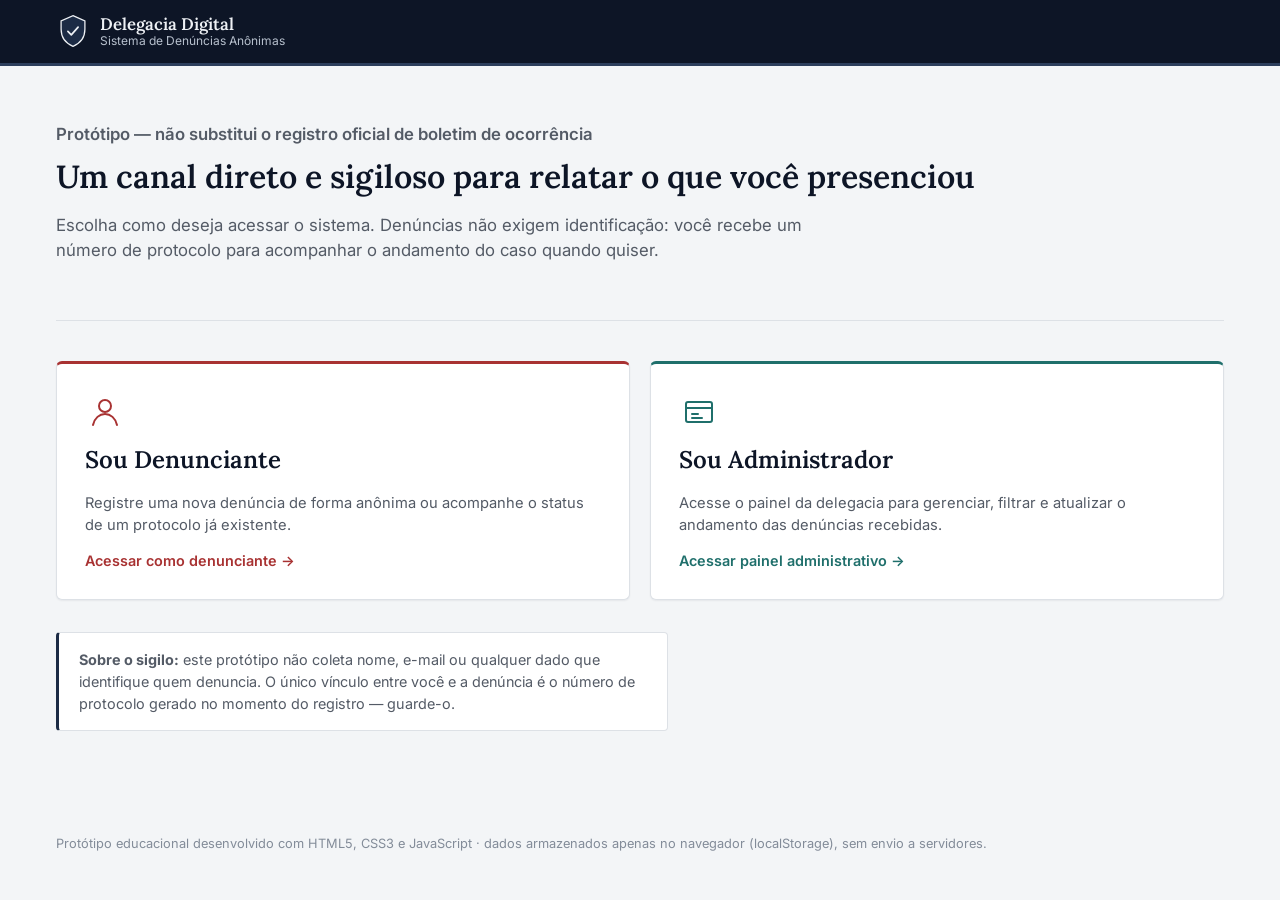
<file: index.html>
<!DOCTYPE html>
<html lang="pt-BR">
<head>
  <meta charset="UTF-8" />
  <meta name="viewport" content="width=device-width, initial-scale=1.0" />
  <title>Sistema de Denúncias Anônimas | Delegacia Digital</title>
  <meta name="description" content="Protótipo de sistema web para registro, acompanhamento e gerenciamento de denúncias anônimas." />
  <link rel="preconnect" href="https://fonts.googleapis.com">
  <link href="https://fonts.googleapis.com/css2?family=Inter:wght@400;500;600;700&family=Lora:wght@500;600;700&display=swap" rel="stylesheet">
  <link rel="stylesheet" href="css/style.css" />
</head>
<body>

  <header class="cabecalho">
    <div class="cabecalho__conteudo">
      <a href="index.html" class="marca">
        <svg class="marca__selo" viewBox="0 0 40 40" fill="none" aria-hidden="true">
          <path d="M20 2 34 8v10c0 10.5-6.5 16.9-14 20-7.5-3.1-14-9.5-14-20V8L20 2Z" fill="#1c2b45" stroke="#eef1f5" stroke-width="1.5"/>
          <path d="M14 20.5 18 24.5 26 15.5" stroke="#eef1f5" stroke-width="2" stroke-linecap="round" stroke-linejoin="round"/>
        </svg>
        <span class="marca__texto">
          <span class="marca__titulo">Delegacia Digital</span>
          <span class="marca__subtitulo">Sistema de Denúncias Anônimas</span>
        </span>
      </a>
    </div>
  </header>

  <main>
    <section class="hero">
      <p class="hero__eyebrow">Protótipo — não substitui o registro oficial de boletim de ocorrência</p>
      <h1>Um canal direto e sigiloso para relatar o que você presenciou</h1>
      <p>Escolha como deseja acessar o sistema. Denúncias não exigem identificação: você recebe um número de protocolo para acompanhar o andamento do caso quando quiser.</p>
    </section>

    <section class="selecao-perfis" aria-label="Selecionar perfil de acesso">
      <a href="denunciante.html" class="cartao-perfil cartao-perfil--denuncia">
        <svg class="cartao-perfil__icone" viewBox="0 0 40 40" fill="none" aria-hidden="true">
          <circle cx="20" cy="14" r="6" stroke="#a83232" stroke-width="2"/>
          <path d="M8 33c1.5-7 6.5-11 12-11s10.5 4 12 11" stroke="#a83232" stroke-width="2" stroke-linecap="round"/>
        </svg>
        <h2>Sou Denunciante</h2>
        <p>Registre uma nova denúncia de forma anônima ou acompanhe o status de um protocolo já existente.</p>
        <span class="cartao-perfil__cta">Acessar como denunciante →</span>
      </a>

      <a href="admin-login.html" class="cartao-perfil cartao-perfil--admin">
        <svg class="cartao-perfil__icone" viewBox="0 0 40 40" fill="none" aria-hidden="true">
          <rect x="7" y="10" width="26" height="20" rx="2" stroke="#1f6f6b" stroke-width="2"/>
          <path d="M7 16h26" stroke="#1f6f6b" stroke-width="2"/>
          <path d="M13 22h6M13 26h10" stroke="#1f6f6b" stroke-width="2" stroke-linecap="round"/>
        </svg>
        <h2>Sou Administrador</h2>
        <p>Acesse o painel da delegacia para gerenciar, filtrar e atualizar o andamento das denúncias recebidas.</p>
        <span class="cartao-perfil__cta">Acessar painel administrativo →</span>
      </a>
    </section>

    <p class="aviso-sigilo">
      <strong>Sobre o sigilo:</strong> este protótipo não coleta nome, e-mail ou qualquer dado que identifique quem denuncia. O único vínculo entre você e a denúncia é o número de protocolo gerado no momento do registro — guarde-o.
    </p>
  </main>

  <footer class="rodape">
    Protótipo educacional desenvolvido com HTML5, CSS3 e JavaScript · dados armazenados apenas no navegador (localStorage), sem envio a servidores.
  </footer>

</body>
</html>
</file>
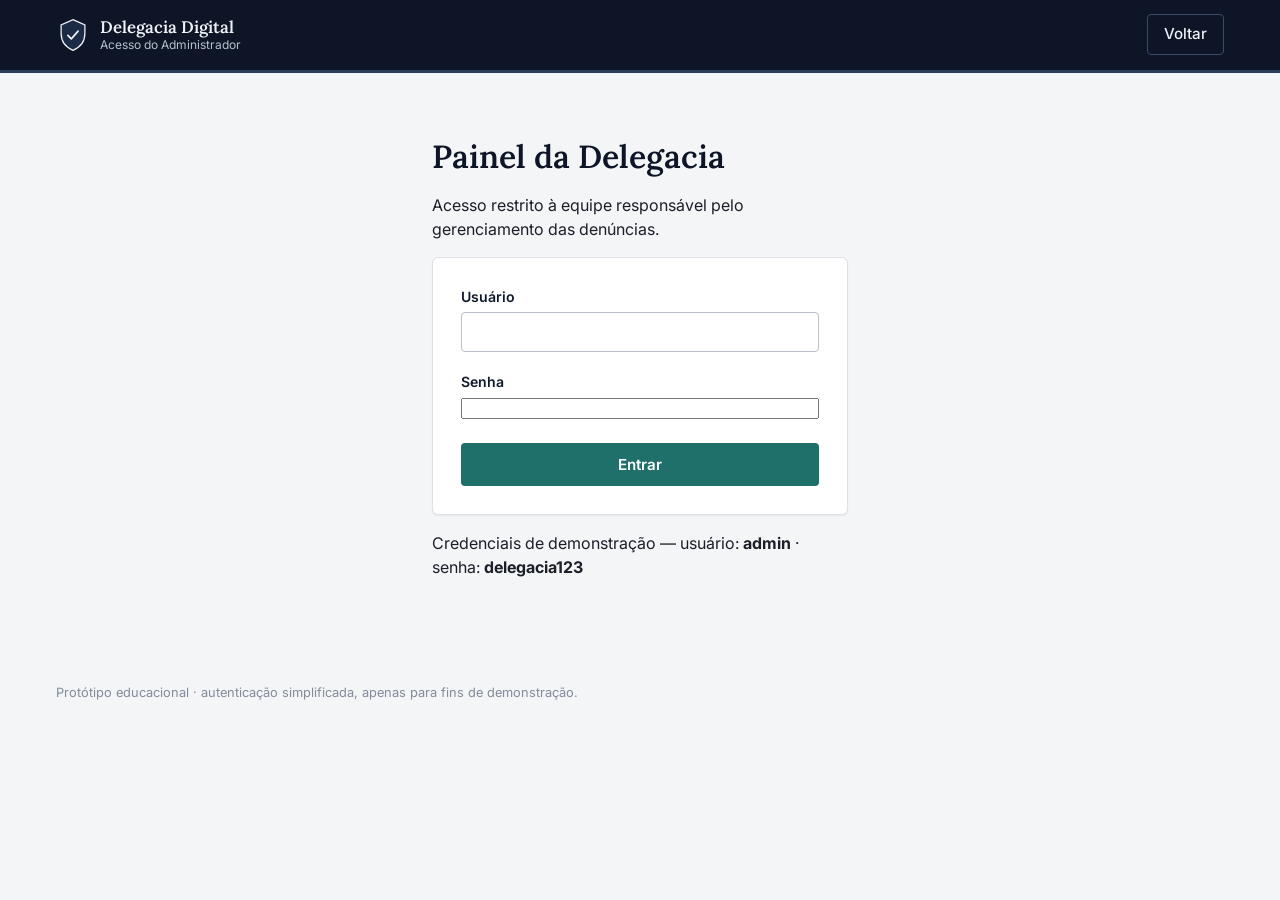
<file: admin-login.html>
<!DOCTYPE html>
<html lang="pt-BR">
<head>
  <meta charset="UTF-8" />
  <meta name="viewport" content="width=device-width, initial-scale=1.0" />
  <title>Acesso do Administrador | Delegacia Digital</title>
  <link rel="preconnect" href="https://fonts.googleapis.com">
  <link href="https://fonts.googleapis.com/css2?family=Inter:wght@400;500;600;700&family=Lora:wght@500;600;700&display=swap" rel="stylesheet">
  <link rel="stylesheet" href="css/style.css" />
</head>
<body>

  <header class="cabecalho">
    <div class="cabecalho__conteudo">
      <a href="index.html" class="marca">
        <svg class="marca__selo" viewBox="0 0 40 40" fill="none" aria-hidden="true">
          <path d="M20 2 34 8v10c0 10.5-6.5 16.9-14 20-7.5-3.1-14-9.5-14-20V8L20 2Z" fill="#1c2b45" stroke="#eef1f5" stroke-width="1.5"/>
          <path d="M14 20.5 18 24.5 26 15.5" stroke="#eef1f5" stroke-width="2" stroke-linecap="round" stroke-linejoin="round"/>
        </svg>
        <span class="marca__texto">
          <span class="marca__titulo">Delegacia Digital</span>
          <span class="marca__subtitulo">Acesso do Administrador</span>
        </span>
      </a>
      <div class="cabecalho__acoes">
        <a href="index.html" class="botao botao--sutil">Voltar</a>
      </div>
    </div>
  </header>

  <main>
    <div class="tela-login">
      <h1>Painel da Delegacia</h1>
      <p>Acesso restrito à equipe responsável pelo gerenciamento das denúncias.</p>

      <form id="formulario-login" class="formulario" novalidate>
        <div class="campo">
          <label for="campo-usuario">Usuário</label>
          <input type="text" id="campo-usuario" name="usuario" autocomplete="username" required />
        </div>
        <div class="campo">
          <label for="campo-senha">Senha</label>
          <input type="password" id="campo-senha" name="senha" autocomplete="current-password" required />
        </div>

        <p id="mensagem-erro-login" class="mensagem-erro" hidden></p>

        <div class="acoes-formulario">
          <button type="submit" class="botao botao--admin botao--bloco">Entrar</button>
        </div>
      </form>

      <p class="dica" style="margin-top: 1rem;">
        Credenciais de demonstração — usuário: <strong>admin</strong> · senha: <strong>delegacia123</strong>
      </p>
    </div>
  </main>

  <footer class="rodape">
    Protótipo educacional · autenticação simplificada, apenas para fins de demonstração.
  </footer>

  <script src="js/storage.js"></script>
  <script>
    document.getElementById('formulario-login').addEventListener('submit', function (evento) {
      evento.preventDefault();
      const usuario = this.usuario.value;
      const senha = this.senha.value;
      const mensagemErro = document.getElementById('mensagem-erro-login');

      if (AuthStore.login(usuario, senha)) {
        window.location.href = 'admin.html';
      } else {
        mensagemErro.textContent = 'Usuário ou senha incorretos. Tente novamente.';
        mensagemErro.hidden = false;
      }
    });

    // Se já houver sessão ativa, pula direto para o painel.
    if (AuthStore.sessaoAtiva()) {
      window.location.href = 'admin.html';
    }
  </script>
</body>
</html>
</file>
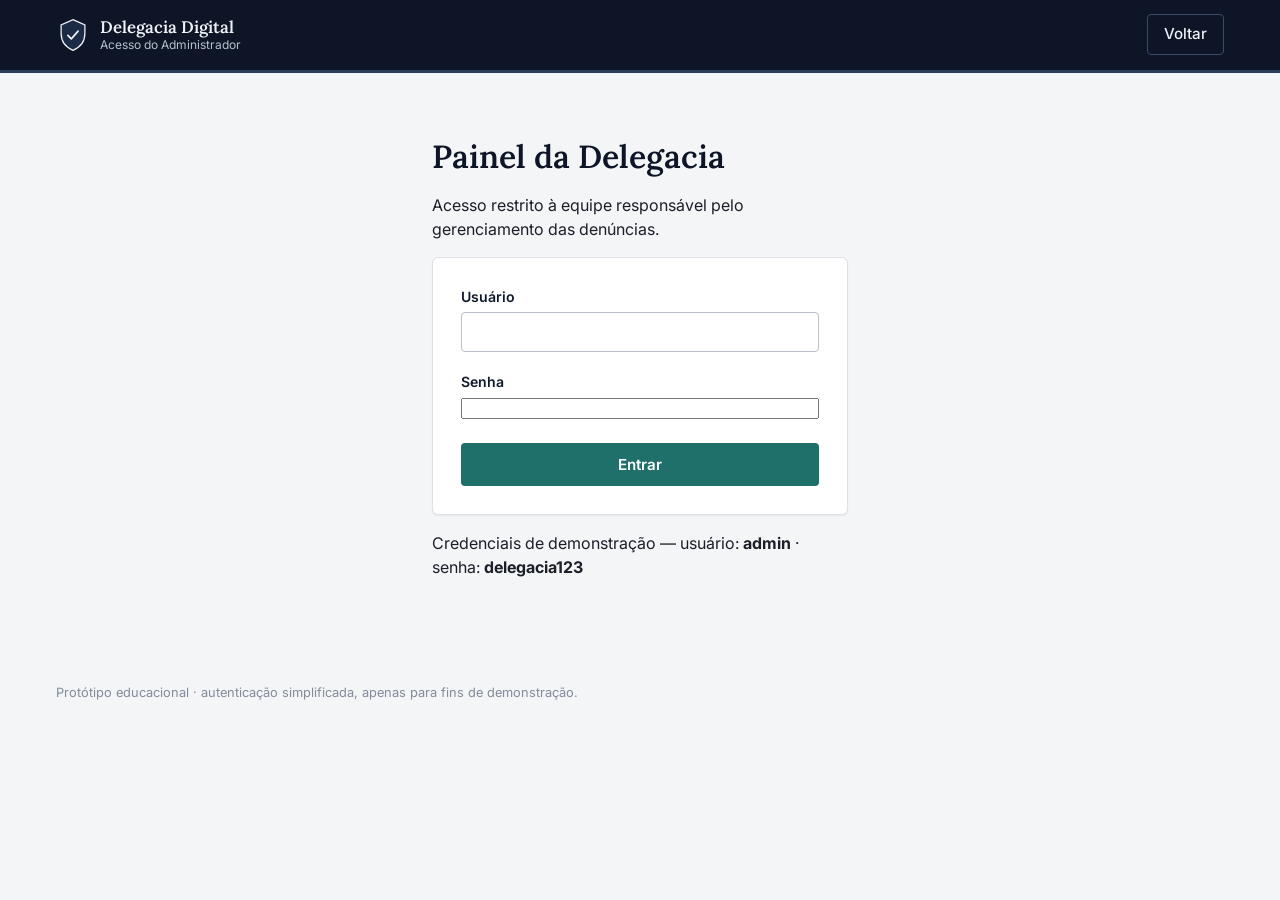
<file: admin.html>
<!DOCTYPE html>
<html lang="pt-BR">
<head>
  <meta charset="UTF-8" />
  <meta name="viewport" content="width=device-width, initial-scale=1.0" />
  <title>Painel Administrativo | Delegacia Digital</title>
  <link rel="preconnect" href="https://fonts.googleapis.com">
  <link href="https://fonts.googleapis.com/css2?family=Inter:wght@400;500;600;700&family=Lora:wght@500;600;700&display=swap" rel="stylesheet">
  <link rel="stylesheet" href="css/style.css" />
</head>
<body>

  <header class="cabecalho">
    <div class="cabecalho__conteudo">
      <a href="index.html" class="marca">
        <svg class="marca__selo" viewBox="0 0 40 40" fill="none" aria-hidden="true">
          <path d="M20 2 34 8v10c0 10.5-6.5 16.9-14 20-7.5-3.1-14-9.5-14-20V8L20 2Z" fill="#1c2b45" stroke="#eef1f5" stroke-width="1.5"/>
          <path d="M14 20.5 18 24.5 26 15.5" stroke="#eef1f5" stroke-width="2" stroke-linecap="round" stroke-linejoin="round"/>
        </svg>
        <span class="marca__texto">
          <span class="marca__titulo">Delegacia Digital</span>
          <span class="marca__subtitulo">Painel Administrativo</span>
        </span>
      </a>
      <div class="cabecalho__acoes">
        <span class="etiqueta-perfil">Usuário: admin</span>
        <button id="botao-sair" class="botao botao--sutil">Sair</button>
      </div>
    </div>
  </header>

  <main>
    <h1>Gerenciamento de denúncias</h1>
    <p>Acompanhe, filtre e atualize o status das denúncias recebidas pelo sistema.</p>

    <!-- Estatísticas rápidas -->
    <section class="resumo-status" id="resumo-status" aria-label="Resumo por status"></section>

    <!-- Filtros -->
    <section class="barra-filtros" aria-label="Filtrar denúncias">
      <div class="campo campo--busca">
        <label for="filtro-busca">Buscar por protocolo ou título</label>
        <input type="text" id="filtro-busca" placeholder="Ex.: DN-2026-0002 ou “vandalismo”" />
      </div>
      <div class="campo">
        <label for="filtro-status">Status</label>
        <select id="filtro-status">
          <option value="">Todos</option>
        </select>
      </div>
      <div class="campo">
        <label for="filtro-categoria">Categoria</label>
        <select id="filtro-categoria">
          <option value="">Todas</option>
        </select>
      </div>
      <div class="campo">
        <label for="filtro-urgencia">Urgência</label>
        <select id="filtro-urgencia">
          <option value="">Todas</option>
          <option value="baixa">Baixa</option>
          <option value="media">Média</option>
          <option value="alta">Alta</option>
        </select>
      </div>
    </section>

    <!-- Lista de denúncias -->
    <table class="tabela-denuncias">
      <thead>
        <tr>
          <th scope="col">Protocolo</th>
          <th scope="col">Título</th>
          <th scope="col">Categoria</th>
          <th scope="col">Urgência</th>
          <th scope="col">Status</th>
          <th scope="col">Registrada em</th>
          <th scope="col"><span class="sr-only">Ações</span></th>
        </tr>
      </thead>
      <tbody id="corpo-tabela-denuncias"></tbody>
    </table>

    <p id="estado-vazio" class="estado-vazio" hidden>Nenhuma denúncia encontrada com os filtros atuais.</p>
  </main>

  <footer class="rodape">
    Protótipo educacional · dados armazenados apenas neste navegador (localStorage).
  </footer>

  <!-- Modal de detalhes / gerenciamento da denúncia -->
  <div class="sobreposicao-modal" id="sobreposicao-modal" hidden>
    <div class="modal" role="dialog" aria-modal="true" aria-labelledby="modal-titulo">
      <button class="modal__fechar" id="modal-fechar" aria-label="Fechar detalhes da denúncia">&times;</button>

      <div class="modal__cabecalho">
        <h2 id="modal-titulo"></h2>
        <div class="modal__meta" id="modal-meta"></div>
      </div>

      <dl class="grade-info">
        <div><dt>Local</dt><dd id="modal-local"></dd></div>
        <div><dt>Data da ocorrência</dt><dd id="modal-data-ocorrencia"></dd></div>
        <div><dt>Anexo</dt><dd id="modal-anexo"></dd></div>
        <div><dt>Registrada em</dt><dd id="modal-data-registro"></dd></div>
      </dl>

      <div class="modal__secao">
        <h3>Descrição</h3>
        <p class="modal__descricao" id="modal-descricao"></p>
      </div>

      <div class="modal__secao">
        <h3>Histórico</h3>
        <ul class="linha-tempo" id="modal-historico"></ul>
      </div>

      <div class="modal__secao">
        <h3>Atualizar status</h3>
        <form id="formulario-status">
          <div class="campo">
            <label for="modal-novo-status">Novo status</label>
            <select id="modal-novo-status"></select>
          </div>
          <div class="campo">
            <label for="modal-observacao">Observação interna (opcional)</label>
            <textarea id="modal-observacao" placeholder="Ex.: Encaminhado à equipe de patrulhamento da região."></textarea>
          </div>
          <div class="acoes-formulario">
            <button type="submit" class="botao botao--admin">Salvar atualização</button>
          </div>
        </form>
      </div>
    </div>
  </div>

  <script src="js/storage.js"></script>
  <script src="js/admin.js"></script>
</body>
</html>
</file>
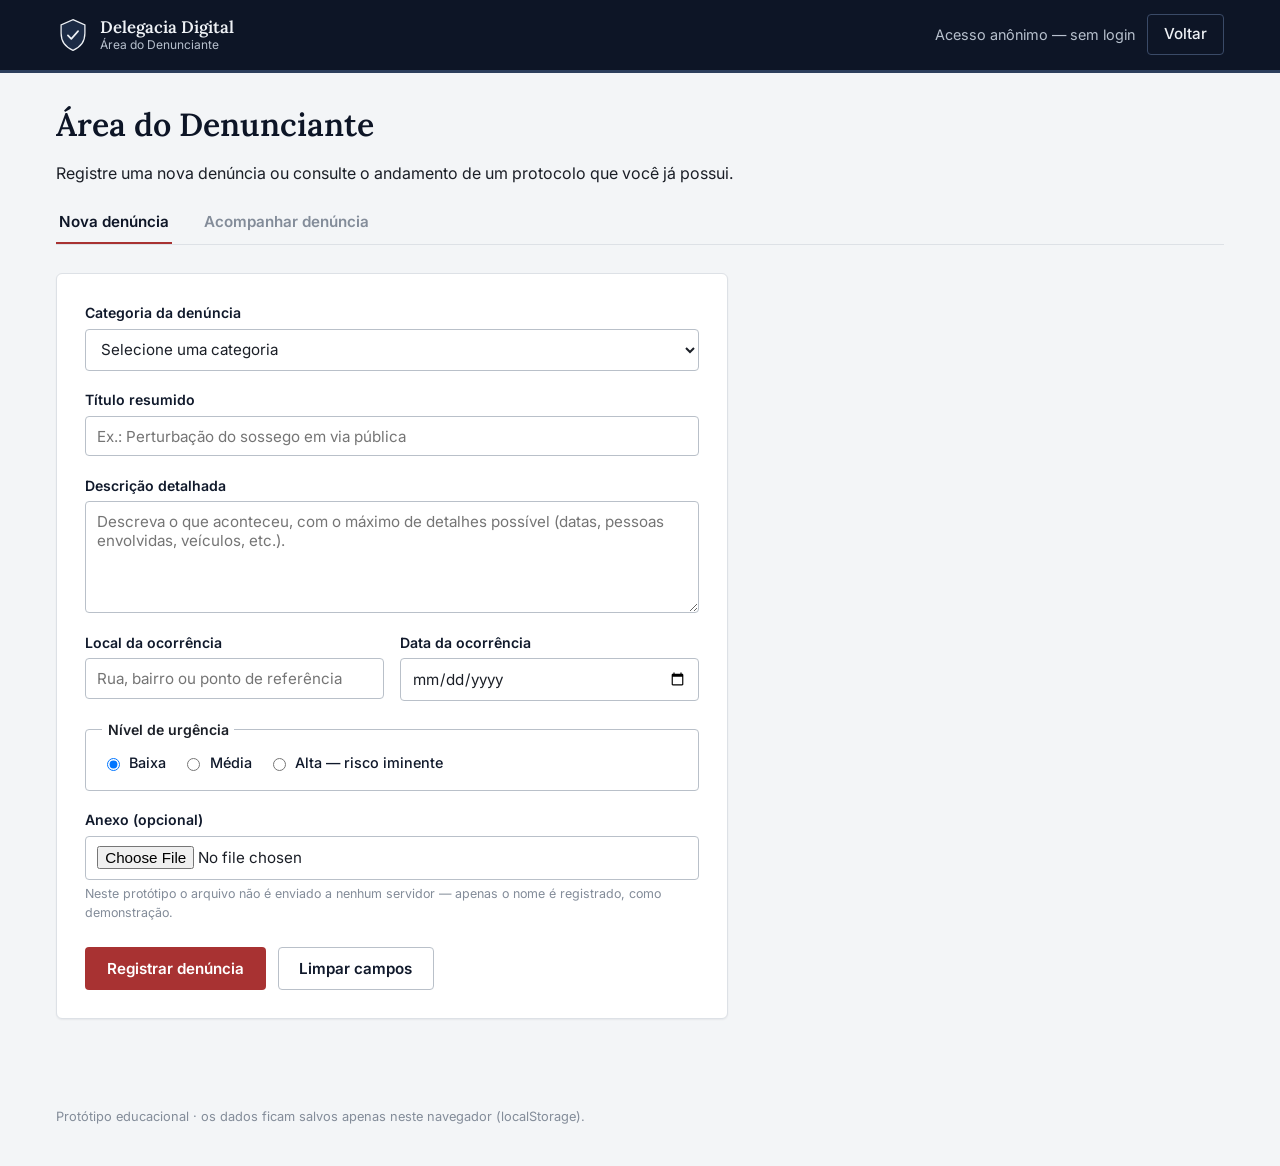
<file: denunciante.html>
<!DOCTYPE html>
<html lang="pt-BR">
<head>
  <meta charset="UTF-8" />
  <meta name="viewport" content="width=device-width, initial-scale=1.0" />
  <title>Área do Denunciante | Delegacia Digital</title>
  <link rel="preconnect" href="https://fonts.googleapis.com">
  <link href="https://fonts.googleapis.com/css2?family=Inter:wght@400;500;600;700&family=Lora:wght@500;600;700&display=swap" rel="stylesheet">
  <link rel="stylesheet" href="css/style.css" />
</head>
<body>

  <header class="cabecalho">
    <div class="cabecalho__conteudo">
      <a href="index.html" class="marca">
        <svg class="marca__selo" viewBox="0 0 40 40" fill="none" aria-hidden="true">
          <path d="M20 2 34 8v10c0 10.5-6.5 16.9-14 20-7.5-3.1-14-9.5-14-20V8L20 2Z" fill="#1c2b45" stroke="#eef1f5" stroke-width="1.5"/>
          <path d="M14 20.5 18 24.5 26 15.5" stroke="#eef1f5" stroke-width="2" stroke-linecap="round" stroke-linejoin="round"/>
        </svg>
        <span class="marca__texto">
          <span class="marca__titulo">Delegacia Digital</span>
          <span class="marca__subtitulo">Área do Denunciante</span>
        </span>
      </a>
      <div class="cabecalho__acoes">
        <span class="etiqueta-perfil">Acesso anônimo — sem login</span>
        <a href="index.html" class="botao botao--sutil">Voltar</a>
      </div>
    </div>
  </header>

  <main>
    <h1>Área do Denunciante</h1>
    <p>Registre uma nova denúncia ou consulte o andamento de um protocolo que você já possui.</p>

    <nav class="abas" role="tablist" aria-label="Ações do denunciante">
      <button class="abas__botao ativa" id="botao-aba-nova" role="tab" aria-selected="true" aria-controls="aba-nova">Nova denúncia</button>
      <button class="abas__botao" id="botao-aba-acompanhar" role="tab" aria-selected="false" aria-controls="aba-acompanhar">Acompanhar denúncia</button>
    </nav>

    <!-- ==================== ABA: NOVA DENÚNCIA ==================== -->
    <section id="aba-nova" class="painel-aba ativa" role="tabpanel" aria-labelledby="botao-aba-nova">

      <form id="formulario-denuncia" class="formulario" novalidate>

        <div class="campo">
          <label for="campo-categoria">Categoria da denúncia</label>
          <select id="campo-categoria" name="categoria" required>
            <option value="" disabled selected>Selecione uma categoria</option>
          </select>
        </div>

        <div class="campo">
          <label for="campo-titulo">Título resumido</label>
          <input type="text" id="campo-titulo" name="titulo" maxlength="80" placeholder="Ex.: Perturbação do sossego em via pública" required />
        </div>

        <div class="campo">
          <label for="campo-descricao">Descrição detalhada</label>
          <textarea id="campo-descricao" name="descricao" placeholder="Descreva o que aconteceu, com o máximo de detalhes possível (datas, pessoas envolvidas, veículos, etc.)." required></textarea>
        </div>

        <div class="campo-linha">
          <div class="campo">
            <label for="campo-local">Local da ocorrência</label>
            <input type="text" id="campo-local" name="local" placeholder="Rua, bairro ou ponto de referência" required />
          </div>
          <div class="campo">
            <label for="campo-data">Data da ocorrência</label>
            <input type="date" id="campo-data" name="dataOcorrencia" required />
          </div>
        </div>

        <div class="campo">
          <fieldset>
            <legend>Nível de urgência</legend>
            <div class="opcoes-urgencia">
              <label><input type="radio" name="urgencia" value="baixa" checked /> Baixa</label>
              <label><input type="radio" name="urgencia" value="media" /> Média</label>
              <label><input type="radio" name="urgencia" value="alta" /> Alta — risco iminente</label>
            </div>
          </fieldset>
        </div>

        <div class="campo">
          <label for="campo-anexo">Anexo (opcional)</label>
          <input type="file" id="campo-anexo" name="anexo" accept="image/*,.pdf" />
          <span class="dica">Neste protótipo o arquivo não é enviado a nenhum servidor — apenas o nome é registrado, como demonstração.</span>
        </div>

        <p id="mensagem-erro-formulario" class="mensagem-erro" hidden></p>

        <div class="acoes-formulario">
          <button type="submit" class="botao botao--denuncia">Registrar denúncia</button>
          <button type="reset" class="botao botao--linha">Limpar campos</button>
        </div>
      </form>

      <!-- Exibido após o envio, no lugar do formulário -->
      <div id="bloco-confirmacao" class="confirmacao" hidden>
        <h2>Denúncia registrada com sucesso</h2>
        <p>Guarde o número de protocolo abaixo. Ele é a única forma de consultar o andamento do seu caso — o sistema não usa login nem dados pessoais.</p>
        <span class="confirmacao__protocolo" id="texto-protocolo-gerado"></span>
        <div class="acoes-formulario">
          <button type="button" id="botao-nova-outra" class="botao botao--linha">Registrar outra denúncia</button>
          <button type="button" id="botao-ir-acompanhar" class="botao botao--denuncia">Acompanhar esta denúncia</button>
        </div>
      </div>
    </section>

    <!-- ==================== ABA: ACOMPANHAR DENÚNCIA ==================== -->
    <section id="aba-acompanhar" class="painel-aba" role="tabpanel" aria-labelledby="botao-aba-acompanhar">

      <form id="formulario-busca" class="formulario" novalidate>
        <div class="campo">
          <label for="campo-protocolo-busca">Número de protocolo</label>
          <input type="text" id="campo-protocolo-busca" placeholder="Ex.: DN-2026-0001" required />
          <span class="dica">Experimente também os protocolos de exemplo: DN-2026-0001 a DN-2026-0004.</span>
        </div>
        <div class="acoes-formulario">
          <button type="submit" class="botao botao--denuncia">Consultar status</button>
        </div>
        <p id="mensagem-erro-busca" class="mensagem-erro" hidden></p>
      </form>

      <div id="resultado-consulta" style="margin-top: 1.75rem;"></div>
    </section>
  </main>

  <footer class="rodape">
    Protótipo educacional · os dados ficam salvos apenas neste navegador (localStorage).
  </footer>

  <script src="js/storage.js"></script>
  <script src="js/denunciante.js"></script>
</body>
</html>
</file>
<file: css/style.css>
/* =========================================================================
   style.css
   Sistema Web de Denúncias Anônimas — folha de estilos única, compartilhada
   por index.html, denunciante.html, admin-login.html e admin.html.
   ========================================================================= */

/* -------------------------------------------------------------------------
   1. Tokens (variáveis de design)
   ----------------------------------------------------------------------- */
:root {
  /* Cores institucionais */
  --navy-900: #0d1526;
  --navy-800: #10192b;
  --navy-700: #1c2b45;
  --navy-600: #2c3e5c;

  --bg: #f3f5f7;
  --surface: #ffffff;
  --border: #dde1e6;
  --border-strong: #b9c0c9;

  --ink: #1b1f27;
  --ink-soft: #545b66;
  --ink-faint: #838c99;

  /* Ação do denunciante (alerta / registrar) */
  --accent-denuncia: #a83232;
  --accent-denuncia-dark: #832424;

  /* Ação do administrador (institucional / confirmar) */
  --accent-admin: #1f6f6b;
  --accent-admin-dark: #17534f;

  /* Cores de status */
  --status-recebida: #6b7280;
  --status-em_analise: #b8860b;
  --status-em_investigacao: #2b5f8c;
  --status-concluida: #1f7a5c;
  --status-arquivada: #9aa0a6;

  /* Tipografia */
  --font-display: 'Lora', Georgia, 'Times New Roman', serif;
  --font-body: 'Inter', -apple-system, BlinkMacSystemFont, 'Segoe UI', sans-serif;

  /* Espaçamento e forma */
  --radius: 4px;
  --radius-lg: 6px;
  --gap: 1rem;
  --shadow-soft: 0 1px 2px rgba(13, 21, 38, 0.06);
  --max-width: 76rem;
}

/* -------------------------------------------------------------------------
   2. Reset básico
   ----------------------------------------------------------------------- */
*,
*::before,
*::after {
  box-sizing: border-box;
}

html {
  -webkit-text-size-adjust: 100%;
}

body {
  margin: 0;
  background: var(--bg);
  color: var(--ink);
  font-family: var(--font-body);
  font-size: 16px;
  line-height: 1.5;
  min-height: 100vh;
}

h1, h2, h3, h4 {
  font-family: var(--font-display);
  color: var(--navy-900);
  line-height: 1.25;
  margin: 0 0 0.5em;
  font-weight: 600;
}

h1 { font-size: 2rem; }
h2 { font-size: 1.5rem; }
h3 { font-size: 1.15rem; }

p { margin: 0 0 1em; max-width: 68ch; }

a { color: var(--accent-admin-dark); }

img, svg { max-width: 100%; display: block; }

button {
  font-family: inherit;
}

@media (prefers-reduced-motion: reduce) {
  *, *::before, *::after {
    animation-duration: 0.001ms !important;
    animation-iteration-count: 1 !important;
    transition-duration: 0.001ms !important;
  }
}

/* Acessibilidade: foco visível em qualquer elemento navegável por teclado */
a:focus-visible,
button:focus-visible,
input:focus-visible,
select:focus-visible,
textarea:focus-visible {
  outline: 2px solid var(--navy-700);
  outline-offset: 2px;
}

.sr-only {
  position: absolute;
  width: 1px; height: 1px;
  padding: 0; margin: -1px;
  overflow: hidden;
  clip: rect(0, 0, 0, 0);
  white-space: nowrap; border: 0;
}

/* -------------------------------------------------------------------------
   3. Cabeçalho institucional
   ----------------------------------------------------------------------- */
.cabecalho {
  background: var(--navy-900);
  color: #eef1f5;
  border-bottom: 3px solid var(--navy-600);
}

.cabecalho__conteudo {
  max-width: var(--max-width);
  margin: 0 auto;
  padding: 0.9rem 1.5rem;
  display: flex;
  align-items: center;
  justify-content: space-between;
  gap: 1rem;
  flex-wrap: wrap;
}

.marca {
  display: flex;
  align-items: center;
  gap: 0.65rem;
  text-decoration: none;
  color: #eef1f5;
}

.marca__selo {
  width: 34px;
  height: 34px;
  flex-shrink: 0;
}

.marca__texto {
  display: flex;
  flex-direction: column;
  line-height: 1.15;
}

.marca__titulo {
  font-family: var(--font-display);
  font-weight: 600;
  font-size: 1.05rem;
}

.marca__subtitulo {
  font-size: 0.75rem;
  color: #b7c0cd;
}

.cabecalho__acoes {
  display: flex;
  align-items: center;
  gap: 0.75rem;
  font-size: 0.9rem;
}

.cabecalho__acoes .etiqueta-perfil {
  color: #b7c0cd;
}

/* -------------------------------------------------------------------------
   4. Layout geral
   ----------------------------------------------------------------------- */
main {
  max-width: var(--max-width);
  margin: 0 auto;
  padding: 2rem 1.5rem 4rem;
}

.rodape {
  text-align: left;
  color: var(--ink-faint);
  font-size: 0.8rem;
  max-width: var(--max-width);
  margin: 0 auto;
  padding: 1.5rem 1.5rem 2.5rem;
}

/* -------------------------------------------------------------------------
   5. Botões
   ----------------------------------------------------------------------- */
.botao {
  display: inline-flex;
  align-items: center;
  justify-content: center;
  gap: 0.5rem;
  padding: 0.7rem 1.3rem;
  border-radius: var(--radius);
  border: 1px solid transparent;
  font-size: 0.95rem;
  font-weight: 600;
  cursor: pointer;
  text-decoration: none;
  transition: background-color 120ms ease, border-color 120ms ease, color 120ms ease;
}

.botao--denuncia {
  background: var(--accent-denuncia);
  color: #fff;
}
.botao--denuncia:hover { background: var(--accent-denuncia-dark); }

.botao--admin {
  background: var(--accent-admin);
  color: #fff;
}
.botao--admin:hover { background: var(--accent-admin-dark); }

.botao--linha {
  background: transparent;
  border-color: var(--border-strong);
  color: var(--navy-800);
}
.botao--linha:hover { background: #eceff2; }

.botao--sutil {
  background: transparent;
  color: #eef1f5;
  border-color: #3a4a67;
  padding: 0.5rem 1rem;
  font-weight: 500;
}
.botao--sutil:hover { background: var(--navy-700); }

.botao--bloco { width: 100%; }
.botao:disabled { opacity: 0.55; cursor: not-allowed; }

/* -------------------------------------------------------------------------
   6. Tela inicial — seleção de perfil
   ----------------------------------------------------------------------- */
.hero {
  padding: 1.5rem 0 2.5rem;
  border-bottom: 1px solid var(--border);
  margin-bottom: 2.5rem;
}

.hero__eyebrow {
  color: var(--accent-denuncia);
  font-weight: 600;
  font-size: 0.85rem;
  margin: 0 0 0.6rem;
}

.hero p {
  color: var(--ink-soft);
  font-size: 1.05rem;
}

.selecao-perfis {
  display: grid;
  grid-template-columns: repeat(2, 1fr);
  gap: 1.25rem;
}

.cartao-perfil {
  background: var(--surface);
  border: 1px solid var(--border);
  border-radius: var(--radius-lg);
  padding: 1.75rem;
  display: flex;
  flex-direction: column;
  gap: 0.85rem;
  text-decoration: none;
  color: inherit;
  box-shadow: var(--shadow-soft);
  border-top: 3px solid var(--border);
  transition: border-color 120ms ease, transform 120ms ease;
}

.cartao-perfil:hover {
  transform: translateY(-2px);
}

.cartao-perfil--denuncia { border-top-color: var(--accent-denuncia); }
.cartao-perfil--admin { border-top-color: var(--accent-admin); }

.cartao-perfil__icone {
  width: 40px;
  height: 40px;
}

.cartao-perfil h2 { margin-bottom: 0.2rem; }

.cartao-perfil p {
  color: var(--ink-soft);
  font-size: 0.92rem;
  margin-bottom: 0;
}

.cartao-perfil__cta {
  margin-top: auto;
  font-weight: 600;
  font-size: 0.9rem;
}

.cartao-perfil--denuncia .cartao-perfil__cta { color: var(--accent-denuncia); }
.cartao-perfil--admin .cartao-perfil__cta { color: var(--accent-admin); }

.aviso-sigilo {
  margin-top: 2rem;
  padding: 1rem 1.25rem;
  background: #fff;
  border: 1px solid var(--border);
  border-left: 3px solid var(--navy-700);
  border-radius: var(--radius);
  color: var(--ink-soft);
  font-size: 0.9rem;
}

/* -------------------------------------------------------------------------
   7. Formulários
   ----------------------------------------------------------------------- */
.formulario {
  background: var(--surface);
  border: 1px solid var(--border);
  border-radius: var(--radius-lg);
  padding: 1.75rem;
  box-shadow: var(--shadow-soft);
  max-width: 42rem;
}

.campo {
  margin-bottom: 1.15rem;
  display: flex;
  flex-direction: column;
  gap: 0.35rem;
}

.campo label {
  font-weight: 600;
  font-size: 0.88rem;
  color: var(--navy-800);
}

.campo .dica {
  font-size: 0.78rem;
  color: var(--ink-faint);
}

.campo-linha {
  display: grid;
  grid-template-columns: 1fr 1fr;
  gap: 1rem;
}

input[type="text"],
input[type="date"],
input[type="file"],
select,
textarea {
  font-family: inherit;
  font-size: 0.95rem;
  padding: 0.6rem 0.7rem;
  border: 1px solid var(--border-strong);
  border-radius: var(--radius);
  background: #fff;
  color: var(--ink);
  width: 100%;
}

textarea { resize: vertical; min-height: 7rem; }

fieldset {
  border: 1px solid var(--border-strong);
  border-radius: var(--radius);
  padding: 0.75rem 1rem 1rem;
  margin: 0;
}

legend {
  font-weight: 600;
  font-size: 0.88rem;
  padding: 0 0.35rem;
}

.opcoes-urgencia {
  display: flex;
  gap: 1rem;
  flex-wrap: wrap;
}

.opcoes-urgencia label {
  display: flex;
  align-items: center;
  gap: 0.4rem;
  font-weight: 500;
  font-size: 0.9rem;
}

.acoes-formulario {
  display: flex;
  gap: 0.75rem;
  margin-top: 1.5rem;
}

.mensagem-erro {
  color: var(--accent-denuncia-dark);
  font-size: 0.85rem;
  margin-top: -0.2rem;
}

/* -------------------------------------------------------------------------
   8. Abas (denunciante: registrar / acompanhar)
   ----------------------------------------------------------------------- */
.abas {
  display: flex;
  gap: 0.25rem;
  border-bottom: 1px solid var(--border);
  margin-bottom: 1.75rem;
}

.abas__botao {
  background: transparent;
  border: none;
  border-bottom: 2px solid transparent;
  padding: 0.7rem 0.2rem;
  margin-right: 1.5rem;
  font-size: 0.95rem;
  font-weight: 600;
  color: var(--ink-faint);
  cursor: pointer;
}

.abas__botao.ativa {
  color: var(--navy-900);
  border-bottom-color: var(--accent-denuncia);
}

.painel-aba { display: none; }
.painel-aba.ativa { display: block; }

/* -------------------------------------------------------------------------
   9. Confirmação de protocolo
   ----------------------------------------------------------------------- */
.confirmacao {
  background: var(--surface);
  border: 1px solid var(--border);
  border-left: 4px solid var(--accent-denuncia);
  border-radius: var(--radius-lg);
  padding: 1.75rem;
  max-width: 42rem;
}

.confirmacao__protocolo {
  font-family: var(--font-display);
  font-size: 1.75rem;
  font-weight: 600;
  color: var(--navy-900);
  background: var(--bg);
  border: 1px dashed var(--border-strong);
  border-radius: var(--radius);
  padding: 0.9rem 1.1rem;
  display: inline-block;
  margin: 0.75rem 0 1.25rem;
  letter-spacing: 0.02em;
}

/* -------------------------------------------------------------------------
   10. Linha do tempo / histórico de status
   ----------------------------------------------------------------------- */
.linha-tempo {
  list-style: none;
  margin: 1.25rem 0 0;
  padding: 0;
  border-left: 2px solid var(--border);
}

.linha-tempo li {
  position: relative;
  padding: 0 0 1.25rem 1.4rem;
}

.linha-tempo li::before {
  content: '';
  position: absolute;
  left: -6.5px;
  top: 0.25rem;
  width: 11px;
  height: 11px;
  border-radius: 50%;
  background: var(--navy-700);
  border: 2px solid var(--surface);
}

.linha-tempo li:last-child::before {
  background: var(--accent-admin);
}

.linha-tempo__status {
  font-weight: 600;
  color: var(--navy-900);
}

.linha-tempo__data {
  font-size: 0.78rem;
  color: var(--ink-faint);
  margin-bottom: 0.15rem;
}

.linha-tempo__obs {
  font-size: 0.88rem;
  color: var(--ink-soft);
  margin: 0.15rem 0 0;
}

/* -------------------------------------------------------------------------
   11. Selo de status
   ----------------------------------------------------------------------- */
.selo-status {
  display: inline-flex;
  align-items: center;
  gap: 0.4rem;
  font-size: 0.78rem;
  font-weight: 600;
  padding: 0.25rem 0.6rem;
  border-radius: 999px;
  background: #eef0f2;
  color: var(--navy-800);
  white-space: nowrap;
}

.selo-status::before {
  content: '';
  width: 7px;
  height: 7px;
  border-radius: 50%;
  background: currentColor;
}

.selo-status--recebida { color: var(--status-recebida); }
.selo-status--em_analise { color: var(--status-em_analise); }
.selo-status--em_investigacao { color: var(--status-em_investigacao); }
.selo-status--concluida { color: var(--status-concluida); }
.selo-status--arquivada { color: var(--status-arquivada); }

/* -------------------------------------------------------------------------
   12. Login do administrador
   ----------------------------------------------------------------------- */
.tela-login {
  max-width: 26rem;
  margin: 2rem auto 0;
}

.tela-login .formulario { max-width: none; }

/* -------------------------------------------------------------------------
   13. Painel do administrador
   ----------------------------------------------------------------------- */
.resumo-status {
  display: grid;
  grid-template-columns: repeat(5, 1fr);
  gap: 0.85rem;
  margin-bottom: 2rem;
}

.cartao-resumo {
  background: var(--surface);
  border: 1px solid var(--border);
  border-left: 4px solid var(--navy-600);
  border-radius: var(--radius);
  padding: 0.9rem 1rem;
  box-shadow: var(--shadow-soft);
}

.cartao-resumo--recebida { border-left-color: var(--status-recebida); }
.cartao-resumo--em_analise { border-left-color: var(--status-em_analise); }
.cartao-resumo--em_investigacao { border-left-color: var(--status-em_investigacao); }
.cartao-resumo--concluida { border-left-color: var(--status-concluida); }
.cartao-resumo--arquivada { border-left-color: var(--status-arquivada); }

.cartao-resumo__numero {
  font-family: var(--font-display);
  font-size: 1.6rem;
  font-weight: 600;
  color: var(--navy-900);
  display: block;
}

.cartao-resumo__rotulo {
  font-size: 0.78rem;
  color: var(--ink-soft);
}

.barra-filtros {
  display: flex;
  gap: 0.75rem;
  flex-wrap: wrap;
  align-items: flex-end;
  margin-bottom: 1.25rem;
  padding: 1rem 1.1rem;
  background: var(--surface);
  border: 1px solid var(--border);
  border-radius: var(--radius);
}

.barra-filtros .campo { margin-bottom: 0; min-width: 10rem; flex: 1; }
.barra-filtros .campo--busca { flex: 1.4; }

.tabela-denuncias {
  width: 100%;
  border-collapse: collapse;
  background: var(--surface);
  border: 1px solid var(--border);
  border-radius: var(--radius);
  overflow: hidden;
}

.tabela-denuncias th,
.tabela-denuncias td {
  text-align: left;
  padding: 0.75rem 0.9rem;
  border-bottom: 1px solid var(--border);
  font-size: 0.88rem;
  vertical-align: middle;
}

.tabela-denuncias th {
  background: var(--bg);
  color: var(--ink-soft);
  font-weight: 600;
  font-size: 0.78rem;
  text-transform: none;
}

.tabela-denuncias tbody tr:hover { background: #f8f9fb; }
.tabela-denuncias tbody tr:last-child td { border-bottom: none; }

.protocolo-mono {
  font-family: var(--font-display);
  font-weight: 600;
  color: var(--navy-800);
}

.link-ver {
  background: none;
  border: none;
  color: var(--accent-admin-dark);
  font-weight: 600;
  cursor: pointer;
  padding: 0;
  font-size: 0.88rem;
}
.link-ver:hover { text-decoration: underline; }

.estado-vazio {
  text-align: center;
  padding: 3rem 1rem;
  color: var(--ink-faint);
}

/* -------------------------------------------------------------------------
   14. Modal de detalhes da denúncia (administrador)
   ----------------------------------------------------------------------- */
.sobreposicao-modal {
  position: fixed;
  inset: 0;
  background: rgba(13, 21, 38, 0.55);
  display: flex;
  align-items: flex-start;
  justify-content: center;
  padding: 2.5rem 1rem;
  overflow-y: auto;
  z-index: 50;
}

.sobreposicao-modal[hidden] { display: none; }

.modal {
  background: var(--surface);
  border-radius: var(--radius-lg);
  max-width: 40rem;
  width: 100%;
  padding: 1.75rem;
  position: relative;
  box-shadow: 0 12px 32px rgba(13, 21, 38, 0.25);
}

.modal__fechar {
  position: absolute;
  top: 1rem;
  right: 1rem;
  background: none;
  border: none;
  font-size: 1.4rem;
  line-height: 1;
  cursor: pointer;
  color: var(--ink-faint);
  padding: 0.25rem 0.5rem;
}
.modal__fechar:hover { color: var(--ink); }

.modal__cabecalho {
  margin-bottom: 1rem;
  padding-right: 2rem;
}

.modal__meta {
  display: flex;
  flex-wrap: wrap;
  gap: 0.6rem;
  font-size: 0.82rem;
  color: var(--ink-soft);
  margin-bottom: 0.75rem;
}

.modal__secao { margin-top: 1.4rem; }
.modal__secao h3 { margin-bottom: 0.5rem; font-size: 1rem; }

.modal__descricao {
  background: var(--bg);
  border-radius: var(--radius);
  padding: 0.9rem 1rem;
  font-size: 0.92rem;
  color: var(--ink);
}

.grade-info {
  display: grid;
  grid-template-columns: 1fr 1fr;
  gap: 0.75rem 1.25rem;
  font-size: 0.88rem;
}

.grade-info dt {
  color: var(--ink-faint);
  font-size: 0.76rem;
  margin-bottom: 0.15rem;
}

.grade-info dd {
  margin: 0;
  font-weight: 500;
}

/* -------------------------------------------------------------------------
   15. Responsividade
   ----------------------------------------------------------------------- */
@media (max-width: 860px) {
  .resumo-status { grid-template-columns: repeat(2, 1fr); }
  .selecao-perfis { grid-template-columns: 1fr; }
  .campo-linha { grid-template-columns: 1fr; }
  .grade-info { grid-template-columns: 1fr; }
}

@media (max-width: 640px) {
  main { padding: 1.5rem 1rem 3rem; }
  h1 { font-size: 1.6rem; }
  .resumo-status { grid-template-columns: 1fr 1fr; }
  .tabela-denuncias { display: block; overflow-x: auto; white-space: nowrap; }
  .cabecalho__conteudo { padding: 0.8rem 1rem; }
}
</file>
